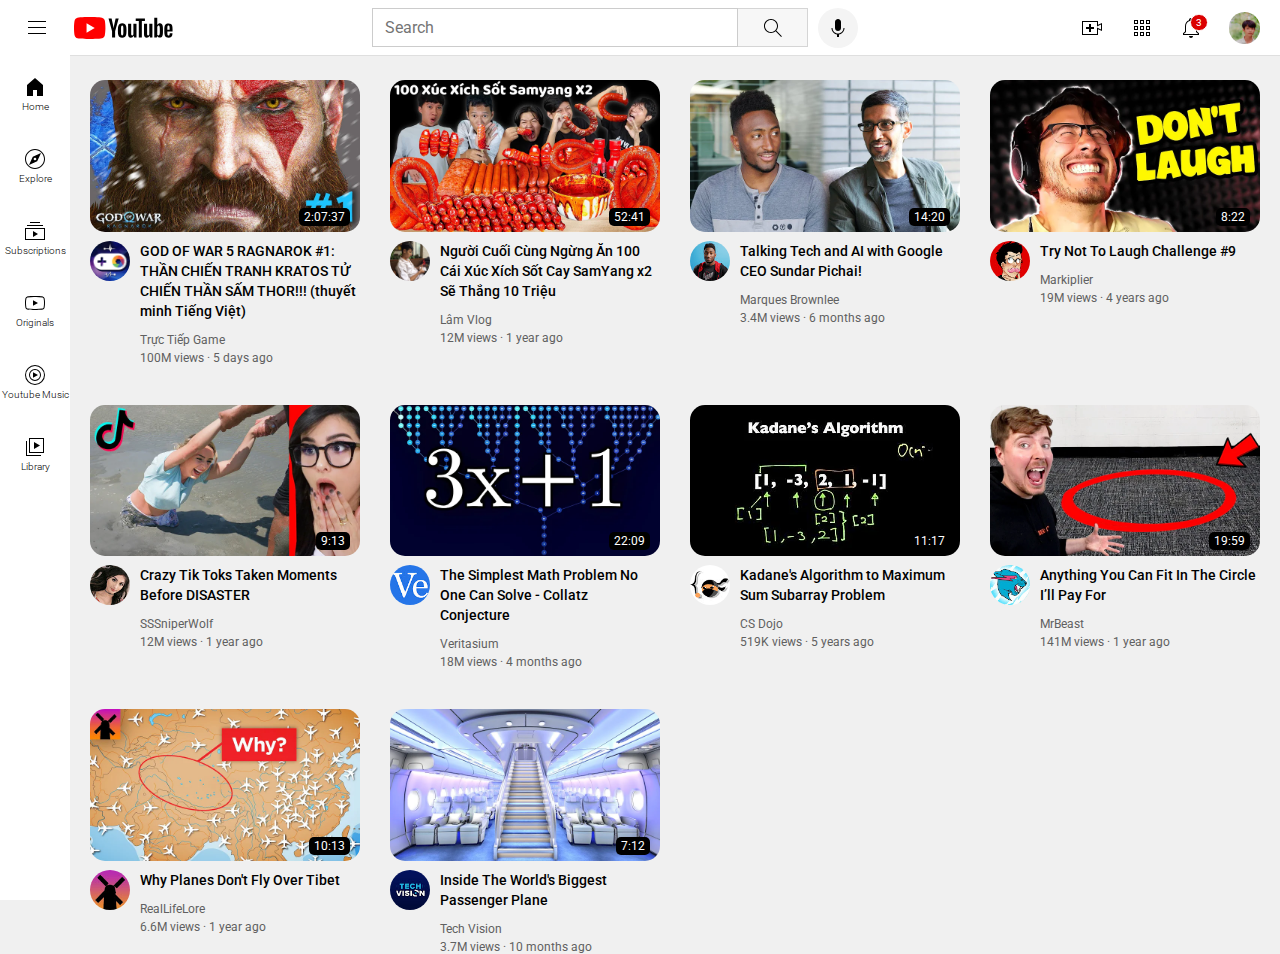
<file: index.html>
<!DOCTYPE html>
<html>
    <head>
        <title>Youtube</title>
        <link rel="preconnect" href="https://fonts.googleapis.com">
        <link rel="preconnect" href="https://fonts.gstatic.com" crossorigin>
        <link href="https://fonts.googleapis.com/css2?family=Roboto:wght@100;300;500;700&display=swap" rel="stylesheet">
        <link rel="stylesheet" href="styles/video.css">
        <link rel="stylesheet" href="styles/general.css">
        <link rel="stylesheet" href="styles/header.css">
        <link rel="stylesheet" href="styles/sidebar.css">
    </head>
    <body>
        <div class="header">
            <div class="left-section">
                <img class="hamburger-icon" src="icons/hamburger-menu.svg" >
                <img class="youtube-icon" src="icons/youtube-logo.svg" alt="">
            </div>
            <div class="middle-section">
                <input class="search-bar" type="text" placeholder="Search">
                <button class="search-button">
                    <img class="search-icon" src="icons/search.svg" alt="">
                    <div class="tool-tip">Search</div>
                </button>
                <button class="voice-button">
                    <img class="voice-icon" src="icons/voice-search-icon.svg" alt="">   
                    <div class="tool-tip">Search with your voice</div>
                </button>   
            </div>
            <div class="right-section">
                <div class="create-feature">
                    <img class="right upload-icon" src="icons/upload.svg" alt="">
                    <div class="tool-tip">Create</div>
                </div>
                <div class="moreapp-feature">
                    <img class="right more-icon" src="icons/youtube-apps.svg" alt="">
                    <div class="tool-tip">Youtube apps</div>
                </div>    
                <div class="noti-icon">
                    <img class="right noti-icon" src="icons/notifications.svg" alt="">
                    <div class="noti-number">3</div>
                    <div class="tool-tip">Notifications</div>
                </div>
                <img class="channel-photo" src="channels/channel-photo.jpg" alt="">
            </div>
        </div>
        <div class="video-grid">
            <div class="video-preview">
                <div class="video-thumbnails">
                    <a href="https://www.youtube.com/watch?v=KjUA-Oopb6A&t=6s">
                    <img class="thumbnails" src="thumbnails/thumbnail-9.webp">
                    <div class="video-time">
                        2:07:37
                    </div>
                    </a>
                </div>
                <div  class="video-infor-grid">
                    <div class="channel-picture">
                        <a href="https://www.youtube.com/@TrucTiepGameVN">
                        <img class="profile-picture" src="channels/channel-9.jpeg">
                        </a>    
                    </div>
                    <div class="video-infor">
                        <a href="https://www.youtube.com/watch?v=KjUA-Oopb6A&t=6s">    
                        <p class="video-title">GOD OF WAR 5 RAGNAROK #1: THẦN CHIẾN TRANH KRATOS TỬ CHIẾN THẦN SẤM THOR!!! (thuyết minh Tiếng Việt)</p>
                        <a href="https://www.youtube.com/@TrucTiepGameVN">
                        <p class="video-author">Trực Tiếp Game</p>
                        </a>
                        <p class="video-stats">100M views &#183 5 days ago</p>
                        </a>   
                    </div>
                </div>
            </div>
            <div class="video-preview">
                <div class="video-thumbnails">
                    <a href="https://www.youtube.com/watch?v=1EK5dysy8zU">
                    <img class="thumbnails" src="thumbnails/thumbnail-10.webp">
                    <div class="video-time">
                        52:41
                    </div>
                    </a>
                </div>
                <div class="video-infor-grid">
                    <div class="channel-picture">
                        <a href="https://www.youtube.com/@LamVlog">
                            <img class="profile-picture" src="channels/channel-10.jpeg">
                        </a>
                    </div>
                        <div class="video-infor">
                            <a href="https://www.youtube.com/watch?v=1EK5dysy8zU">   
                        <p class="video-title">
                            Người Cuối Cùng Ngừng Ăn 100 Cái Xúc Xích Sốt Cay SamYang x2 Sẽ Thắng 10 Triệu</p>
                        </a>    
                        <a href="https://www.youtube.com/@LamVlog">
                            <p class="video-author">Lâm Vlog</p>
                        </a>
                        <p class="video-stats">12M views &#183 1 year ago</p>
                    </div>
                </div>
            </div>   
            <div class="video-preview">
                <div class="video-thumbnails">
                    <img class="thumbnails" src="thumbnails/thumbnail-1.webp">
                    <div class="video-time">
                        14:20
                    </div>
                </div>
                <div class="video-infor-grid">
                    <div class="channel-picture">
                        <img class="profile-picture" src="channels/channel-1.jpeg">
                    </div>
                    <div class="video-infor">    
                        <p class="video-title">Talking Tech and AI with Google CEO Sundar Pichai!</p>
                        <p class="video-author">Marques Brownlee</p>
                        <p class="video-stats">3.4M views &#183 6 months ago</p>
                    </div>
                </div>
            </div>   
            <div class="video-preview">
                <div class="video-thumbnails">
                    <img class="thumbnails" src="thumbnails/thumbnail-2.webp">
                    <div class="video-time">
                        8:22
                    </div>
                </div>
                <div  class="video-infor-grid">
                    <div class="channel-picture">
                        <img class="profile-picture" src="channels/channel-2.jpeg">
                    </div>
                    <div class="video-infor">    
                        <p class="video-title">Try Not To Laugh Challenge #9</p>
                        <p class="video-author">Markiplier</p>
                        <p class="video-stats">19M views &#183 4 years ago</p>
                    </div>
                </div>
            </div>
            <div class="video-preview">
                <div class="video-thumbnails">
                    <img class="thumbnails" src="thumbnails/thumbnail-3.webp">
                    <div class="video-time">
                        9:13
                    </div>
                </div>
                <div class="video-infor-grid">
                    <div class="channel-picture">
                        <img class="profile-picture" src="channels/channel-3.jpeg">
                    </div>
                    <div class="video-infor">    
                        <p class="video-title">
                            Crazy Tik Toks Taken Moments Before DISASTER</p>
                        <p class="video-author">SSSniperWolf</p>
                        <p class="video-stats">12M views &#183 1 year ago</p>
                    </div>
                </div>
            </div>   
            <div class="video-preview">
                <div class="video-thumbnails">
                    <img class="thumbnails" src="thumbnails/thumbnail-4.webp">
                    <div class="video-time">
                        22:09
                    </div>
                </div>
                <div  class="video-infor-grid">
                    <div class="channel-picture">
                        <img class="profile-picture" src="channels/channel-4.jpeg">
                    </div>
                    <div class="video-infor">    
                        <p class="video-title">
                            The Simplest Math Problem No One Can Solve - Collatz Conjecture</p>
                        <p class="video-author">Veritasium</p>
                        <p class="video-stats">18M views &#183 4 months ago</p>
                    </div>
                </div>
            </div> 
            <div class="video-preview">
                <div class="video-thumbnails">
                    <img class="thumbnails" src="thumbnails/thumbnail-5.webp">
                    <div class="video-time">
                        11:17
                    </div>
                </div>
                <div class="video-infor-grid">
                    <div class="channel-picture">
                        <img class="profile-picture" src="channels/channel-5.jpeg">
                    </div>
                    <div class="video-infor">    
                        <p class="video-title">Kadane's Algorithm to Maximum Sum Subarray Problem</p>
                        <p class="video-author">CS Dojo</p>
                        <p class="video-stats">519K views &#183 5 years ago</p>
                    </div>
                </div>
            </div>   
            <div class="video-preview">
                <div class="video-thumbnails">
                    <img class="thumbnails" src="thumbnails/thumbnail-6.webp">
                    <div class="video-time">
                        19:59
                    </div>
                </div>
                <div  class="video-infor-grid">
                    <div class="channel-picture">
                        <img class="profile-picture" src="channels/channel-6.jpeg">
                    </div>
                    <div class="video-infor">    
                        <p class="video-title">Anything You Can Fit In The Circle I’ll Pay For</p>
                        <p class="video-author">MrBeast</p>
                        <p class="video-stats">141M views &#183 1 year ago</p>
                    </div>
                </div>
            </div> 
            <div class="video-preview">
                <div class="video-thumbnails">
                    <img class="thumbnails" src="thumbnails/thumbnail-7.webp">
                    <div class="video-time">
                        10:13
                    </div>
                </div>
                <div class="video-infor-grid">
                    <div class="channel-picture">
                        <img class="profile-picture" src="channels/channel-7.jpeg">
                    </div>
                    <div class="video-infor">    
                        <p class="video-title">
                            Why Planes Don't Fly Over Tibet</p>
                        <p class="video-author">RealLifeLore</p>
                        <p class="video-stats">6.6M views &#183 1 year ago</p>
                    </div>
                </div>
            </div>   
            <div class="video-preview">
                <div class="video-thumbnails">
                    <img class="thumbnails" src="thumbnails/thumbnail-8.webp">
                    <div class="video-time">
                        7:12
                    </div>
                </div>
                <div  class="video-infor-grid">
                    <div class="channel-picture">
                        <img class="profile-picture" src="channels/channel-8.jpeg">
                    </div>
                    <div class="video-infor">    
                        <p class="video-title">Inside The World's Biggest Passenger Plane</p>
                        <p class="video-author">Tech Vision</p>
                        <p class="video-stats">3.7M views &#183 10 months ago</p>
                    </div>
                </div>
            </div>
        </div>  
        <div class="side-bar">
            <div class="home">
                <img class=home-icon src="sidebar/home.svg" alt="">
                Home
            </div>
            <div class="explore">
                <img class="explore-icon" src="sidebar/explore.svg" alt="">
                Explore
            </div>
            <div class="subscriptions">
                <img class="subscriptions-icon" src="sidebar/subscriptions.svg" alt="">
                Subscriptions
            </div>
            <div class="originals">
                <img class="originals-icon" src="sidebar/originals.svg" alt="">
                Originals
            </div>
            <div class="youtube-music">
                <img class="youtube-music-icon" src="sidebar/youtube-music.svg" alt="">
                Youtube Music
            </div>
            <div class="library">
                <img class="library-icon" src="sidebar/library.svg" alt="">
                Library
            </div>
        </div>  
    </body>
</html>
</file>
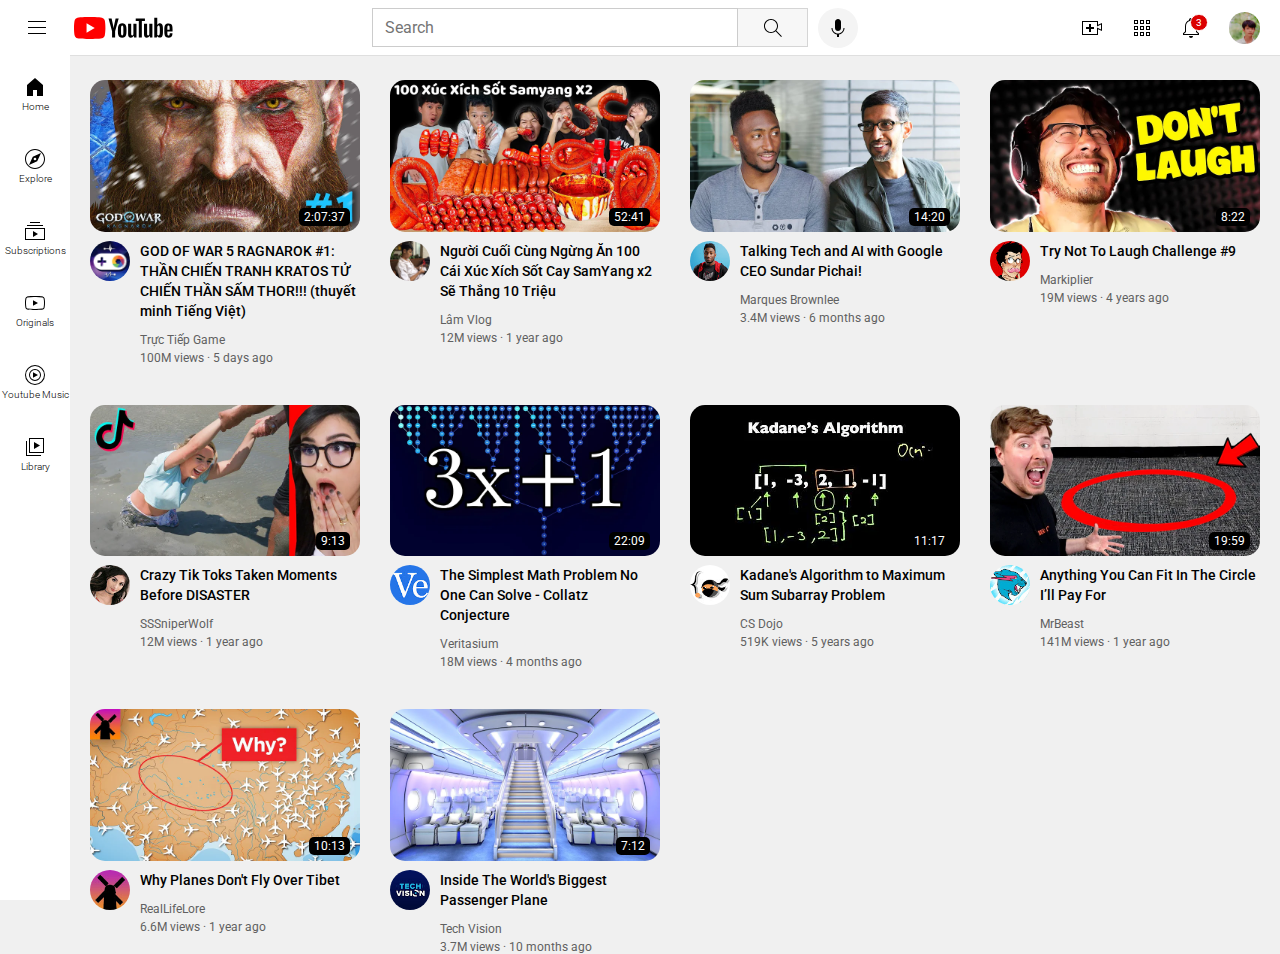
<file: youtube.html>
<!DOCTYPE html>
<html>
    <head>
        <title>Youtube</title>
        <link rel="preconnect" href="https://fonts.googleapis.com">
        <link rel="preconnect" href="https://fonts.gstatic.com" crossorigin>
        <link href="https://fonts.googleapis.com/css2?family=Roboto:wght@100;300;500;700&display=swap" rel="stylesheet">
        <link rel="stylesheet" href="styles/video.css">
        <link rel="stylesheet" href="styles/general.css">
        <link rel="stylesheet" href="styles/header.css">
        <link rel="stylesheet" href="styles/sidebar.css">
    </head>
    <body>
        <div class="header">
            <div class="left-section">
                <img class="hamburger-icon" src="icons/hamburger-menu.svg" >
                <img class="youtube-icon" src="icons/youtube-logo.svg" alt="">
            </div>
            <div class="middle-section">
                <input class="search-bar" type="text" placeholder="Search">
                <button class="search-button">
                    <img class="search-icon" src="icons/search.svg" alt="">
                    <div class="tool-tip">Search</div>
                </button>
                <button class="voice-button">
                    <img class="voice-icon" src="icons/voice-search-icon.svg" alt="">   
                    <div class="tool-tip">Search with your voice</div>
                </button>   
            </div>
            <div class="right-section">
                <div class="create-feature">
                    <img class="right upload-icon" src="icons/upload.svg" alt="">
                    <div class="tool-tip">Create</div>
                </div>
                <div class="moreapp-feature">
                    <img class="right more-icon" src="icons/youtube-apps.svg" alt="">
                    <div class="tool-tip">Youtube apps</div>
                </div>    
                <div class="noti-icon">
                    <img class="right noti-icon" src="icons/notifications.svg" alt="">
                    <div class="noti-number">3</div>
                    <div class="tool-tip">Notifications</div>
                </div>
                <img class="channel-photo" src="channels/channel-photo.jpg" alt="">
            </div>
        </div>
        <div class="video-grid">
            <div class="video-preview">
                <div class="video-thumbnails">
                    <a href="https://www.youtube.com/watch?v=KjUA-Oopb6A&t=6s">
                    <img class="thumbnails" src="thumbnails/thumbnail-9.webp">
                    <div class="video-time">
                        2:07:37
                    </div>
                    </a>
                </div>
                <div  class="video-infor-grid">
                    <div class="channel-picture">
                        <a href="https://www.youtube.com/@TrucTiepGameVN">
                        <img class="profile-picture" src="channels/channel-9.jpeg">
                        </a>    
                    </div>
                    <div class="video-infor">
                        <a href="https://www.youtube.com/watch?v=KjUA-Oopb6A&t=6s">    
                        <p class="video-title">GOD OF WAR 5 RAGNAROK #1: THẦN CHIẾN TRANH KRATOS TỬ CHIẾN THẦN SẤM THOR!!! (thuyết minh Tiếng Việt)</p>
                        <a href="https://www.youtube.com/@TrucTiepGameVN">
                        <p class="video-author">Trực Tiếp Game</p>
                        </a>
                        <p class="video-stats">100M views &#183 5 days ago</p>
                        </a>   
                    </div>
                </div>
            </div>
            <div class="video-preview">
                <div class="video-thumbnails">
                    <a href="https://www.youtube.com/watch?v=1EK5dysy8zU">
                    <img class="thumbnails" src="thumbnails/thumbnail-10.webp">
                    <div class="video-time">
                        52:41
                    </div>
                    </a>
                </div>
                <div class="video-infor-grid">
                    <div class="channel-picture">
                        <a href="https://www.youtube.com/@LamVlog">
                            <img class="profile-picture" src="channels/channel-10.jpeg">
                        </a>
                    </div>
                        <div class="video-infor">
                            <a href="https://www.youtube.com/watch?v=1EK5dysy8zU">   
                        <p class="video-title">
                            Người Cuối Cùng Ngừng Ăn 100 Cái Xúc Xích Sốt Cay SamYang x2 Sẽ Thắng 10 Triệu</p>
                        </a>    
                        <a href="https://www.youtube.com/@LamVlog">
                            <p class="video-author">Lâm Vlog</p>
                        </a>
                        <p class="video-stats">12M views &#183 1 year ago</p>
                    </div>
                </div>
            </div>   
            <div class="video-preview">
                <div class="video-thumbnails">
                    <img class="thumbnails" src="thumbnails/thumbnail-1.webp">
                    <div class="video-time">
                        14:20
                    </div>
                </div>
                <div class="video-infor-grid">
                    <div class="channel-picture">
                        <img class="profile-picture" src="channels/channel-1.jpeg">
                    </div>
                    <div class="video-infor">    
                        <p class="video-title">Talking Tech and AI with Google CEO Sundar Pichai!</p>
                        <p class="video-author">Marques Brownlee</p>
                        <p class="video-stats">3.4M views &#183 6 months ago</p>
                    </div>
                </div>
            </div>   
            <div class="video-preview">
                <div class="video-thumbnails">
                    <img class="thumbnails" src="thumbnails/thumbnail-2.webp">
                    <div class="video-time">
                        8:22
                    </div>
                </div>
                <div  class="video-infor-grid">
                    <div class="channel-picture">
                        <img class="profile-picture" src="channels/channel-2.jpeg">
                    </div>
                    <div class="video-infor">    
                        <p class="video-title">Try Not To Laugh Challenge #9</p>
                        <p class="video-author">Markiplier</p>
                        <p class="video-stats">19M views &#183 4 years ago</p>
                    </div>
                </div>
            </div>
            <div class="video-preview">
                <div class="video-thumbnails">
                    <img class="thumbnails" src="thumbnails/thumbnail-3.webp">
                    <div class="video-time">
                        9:13
                    </div>
                </div>
                <div class="video-infor-grid">
                    <div class="channel-picture">
                        <img class="profile-picture" src="channels/channel-3.jpeg">
                    </div>
                    <div class="video-infor">    
                        <p class="video-title">
                            Crazy Tik Toks Taken Moments Before DISASTER</p>
                        <p class="video-author">SSSniperWolf</p>
                        <p class="video-stats">12M views &#183 1 year ago</p>
                    </div>
                </div>
            </div>   
            <div class="video-preview">
                <div class="video-thumbnails">
                    <img class="thumbnails" src="thumbnails/thumbnail-4.webp">
                    <div class="video-time">
                        22:09
                    </div>
                </div>
                <div  class="video-infor-grid">
                    <div class="channel-picture">
                        <img class="profile-picture" src="channels/channel-4.jpeg">
                    </div>
                    <div class="video-infor">    
                        <p class="video-title">
                            The Simplest Math Problem No One Can Solve - Collatz Conjecture</p>
                        <p class="video-author">Veritasium</p>
                        <p class="video-stats">18M views &#183 4 months ago</p>
                    </div>
                </div>
            </div> 
            <div class="video-preview">
                <div class="video-thumbnails">
                    <img class="thumbnails" src="thumbnails/thumbnail-5.webp">
                    <div class="video-time">
                        11:17
                    </div>
                </div>
                <div class="video-infor-grid">
                    <div class="channel-picture">
                        <img class="profile-picture" src="channels/channel-5.jpeg">
                    </div>
                    <div class="video-infor">    
                        <p class="video-title">Kadane's Algorithm to Maximum Sum Subarray Problem</p>
                        <p class="video-author">CS Dojo</p>
                        <p class="video-stats">519K views &#183 5 years ago</p>
                    </div>
                </div>
            </div>   
            <div class="video-preview">
                <div class="video-thumbnails">
                    <img class="thumbnails" src="thumbnails/thumbnail-6.webp">
                    <div class="video-time">
                        19:59
                    </div>
                </div>
                <div  class="video-infor-grid">
                    <div class="channel-picture">
                        <img class="profile-picture" src="channels/channel-6.jpeg">
                    </div>
                    <div class="video-infor">    
                        <p class="video-title">Anything You Can Fit In The Circle I’ll Pay For</p>
                        <p class="video-author">MrBeast</p>
                        <p class="video-stats">141M views &#183 1 year ago</p>
                    </div>
                </div>
            </div> 
            <div class="video-preview">
                <div class="video-thumbnails">
                    <img class="thumbnails" src="thumbnails/thumbnail-7.webp">
                    <div class="video-time">
                        10:13
                    </div>
                </div>
                <div class="video-infor-grid">
                    <div class="channel-picture">
                        <img class="profile-picture" src="channels/channel-7.jpeg">
                    </div>
                    <div class="video-infor">    
                        <p class="video-title">
                            Why Planes Don't Fly Over Tibet</p>
                        <p class="video-author">RealLifeLore</p>
                        <p class="video-stats">6.6M views &#183 1 year ago</p>
                    </div>
                </div>
            </div>   
            <div class="video-preview">
                <div class="video-thumbnails">
                    <img class="thumbnails" src="thumbnails/thumbnail-8.webp">
                    <div class="video-time">
                        7:12
                    </div>
                </div>
                <div  class="video-infor-grid">
                    <div class="channel-picture">
                        <img class="profile-picture" src="channels/channel-8.jpeg">
                    </div>
                    <div class="video-infor">    
                        <p class="video-title">Inside The World's Biggest Passenger Plane</p>
                        <p class="video-author">Tech Vision</p>
                        <p class="video-stats">3.7M views &#183 10 months ago</p>
                    </div>
                </div>
            </div>
        </div>  
        <div class="side-bar">
            <div class="home">
                <img class=home-icon src="sidebar/home.svg" alt="">
                Home
            </div>
            <div class="explore">
                <img class="explore-icon" src="sidebar/explore.svg" alt="">
                Explore
            </div>
            <div class="subscriptions">
                <img class="subscriptions-icon" src="sidebar/subscriptions.svg" alt="">
                Subscriptions
            </div>
            <div class="originals">
                <img class="originals-icon" src="sidebar/originals.svg" alt="">
                Originals
            </div>
            <div class="youtube-music">
                <img class="youtube-music-icon" src="sidebar/youtube-music.svg" alt="">
                Youtube Music
            </div>
            <div class="library">
                <img class="library-icon" src="sidebar/library.svg" alt="">
                Library
            </div>
        </div>  
    </body>
</html>
</file>
<file: styles/video.css>
.thumbnails{
    width: 100%;
    border-radius: 15px;
    margin-bottom: 5px;
}
.video-thumbnails{
    position: relative;
}
.video-time{
    position: absolute;
    right: 10px;
    bottom: 15px;
    background-color: black;
    color: white;
    padding: 2px 5px;
    border-radius: 5px;
    font-size: 12px;
}
.video-title{
    margin-top: 0px;
    font-size: 14px;
    font-weight: 500;
    line-height: 20px;
    margin-bottom: 12px;
}

.video-infor-grid{
    display: grid;
    grid-template-columns: 50px 1fr;
}

.profile-picture{
    width: 40px;
    border-radius: 25px;
}
.video-author,
.video-stats{
    font-size: 12px;
    color: rgb(96, 96, 96);
}
.video-author{
    margin-bottom: 4px;
}
.video-grid{
    display: grid;
    grid-template-columns: 1fr 1fr 1fr;
    column-gap: 10px;
    row-gap: 10px;
    background-color: rgb(240, 240, 240);
     padding-right: 20px;
}
@media(min-width:300px) {
    .video-grid{
    grid-template-columns: 1fr;
    }
}
@media(min-width:480px) and (max-width:699px){
    .video-grid{
    grid-template-columns: 1fr 1fr;
    }
}

@media(min-width:700px) and (max-width:999px) {
    .video-grid{
    grid-template-columns: 1fr 1fr 1fr;
    }
}

@media(min-width:1000px) {
    .video-grid{
    grid-template-columns: 1fr 1fr 1fr 1fr;
    }
}
.video-preview{
    padding-left: 20px;
    padding-top: 30px;
   
}
.video-preview:hover{
    cursor: pointer;
}
</file>
<file: styles/general.css>
* {
    font-family: Roboto, Arial;
    margin-top: 0px;
    margin-bottom: 0px;
    text-decoration: none;
    color: black;
}
body{
    margin: 0;
    padding-top: 50px;
    padding-left: 70px;
    background-color: rgb(240, 240, 240);
}
</file>
<file: styles/header.css>
.header{
    display: flex;
    height: 55px;
    flex-direction: row;
    justify-content:space-between;
    position: fixed;
    background-color: #ffffff;
    top: 0;
    right: 0;
    left: 0;
    border-bottom: 1px solid rgb(223, 223, 223);
    z-index: 100;
}
.left-section{
    width: 200px;
    display: flex;
    align-items: center;
    flex-shrink: 0;
}
.middle-section {
    margin-left: 50px;
    margin-right: 100px;
    flex: 1;
    min-width: 0px;
    display: flex;
    align-items: center;
    justify-content: center;
}

.right-section {
    width: 180px;
    display: flex;
    align-items: center;
    justify-content: space-between;
    padding-right: 20px;
    flex-shrink: 0;
}
.hamburger-icon{
    padding-left: 25px;
    padding-right: 25px;
    height: 24px;
}
.youtube-icon{
    height: 22px;
}
.youtube-icon:hover, .hamburger-icon:hover{
    cursor: pointer;
}
.search-bar{
    max-width: 350px;
    min-width: 50px;
    height: 35px;
    border: 1px solid #ccc; 
    font-size: 16px;
    padding-left: 12px;
    flex: 1;
}
.search-button{
    height: 39px;
    width: 70px;
    border: none;
    background-color: #f7f7f7;
    border-top: 1px solid #cccc;
    border-right: 1px solid #cccc;
    border-bottom: 1px solid #cccc;
}
.search-icon {
    height: 24px;
}
.voice-button{
    height: 40px;
    width: 40px;
    border-radius: 20px;
    margin-left: 10px;
    border: none;
    background-color: #f4f4f4;
}
.voice-icon{
    height: 24px;
    background-color: #f4f4f4;
}
.right-section > .right{
    height: 24px;
}
.channel-photo{
    height: 32px;
    border-radius: 16px;
}
.noti-icon, .create-feature, .moreapp-feature{
    position: relative;
    height: 24px;
    width: 24px;
}
.noti-number{
    position: absolute;
    top: -2px;
    right: -5px;
    background-color: rgb(219, 0, 0);
    color: white;
    padding: 2px 5px;
    font-size: 10px;
    text-align: center;
    border-radius: 10px;
  
    border: 1px solid white;
}
.search-button, .voice-button, .create-feature, .moreapp-feature, .noti-icon{
    position: relative;
    display: flex;
    justify-content: center;
    align-items: center;
}
.search-button .tool-tip, .voice-button .tool-tip, .create-feature .tool-tip, .moreapp-feature .tool-tip, .noti-icon .tool-tip{
    position: absolute;
    font-size: 12px;
    background-color: rgb(106, 105, 105);
    color: white;
    padding: 8px 12px;
    bottom: -50px;
    border-radius: 5px;
    opacity: 0;
    transition: opacity 0.2s;
    pointer-events: none;
    white-space: nowrap;
}
.search-button:hover .tool-tip,.voice-button:hover .tool-tip, .create-feature:hover .tool-tip, .moreapp-feature:hover .tool-tip, .noti-icon:hover .tool-tip{
    cursor: pointer;
    opacity: 1;
}
</file>
<file: styles/sidebar.css>
.side-bar{
    position: fixed;
    width: 70px;
    top: 55px;
    left: 0px;
    bottom: 0px;
    background-color: white;
    z-index: 200;
}
.home, .explore, .subscriptions, .originals, .youtube-music, .library{
    text-align: center;
    margin: 0;
    font-weight: 300;
    font-size: 10px;
    padding-top: 20px;
    padding-bottom: 15px;
}
.home-icon, .explore-icon, .subscriptions-icon, .originals-icon, .youtube-music-icon, .library-icon{
    height: 24px;
    padding:0 20px;
}
.home:hover, .explore:hover, .subscriptions:hover, .originals:hover, .youtube-music:hover, .library:hover{
    background-color: rgb(231, 231, 231);
    cursor: pointer;
}
</file>
